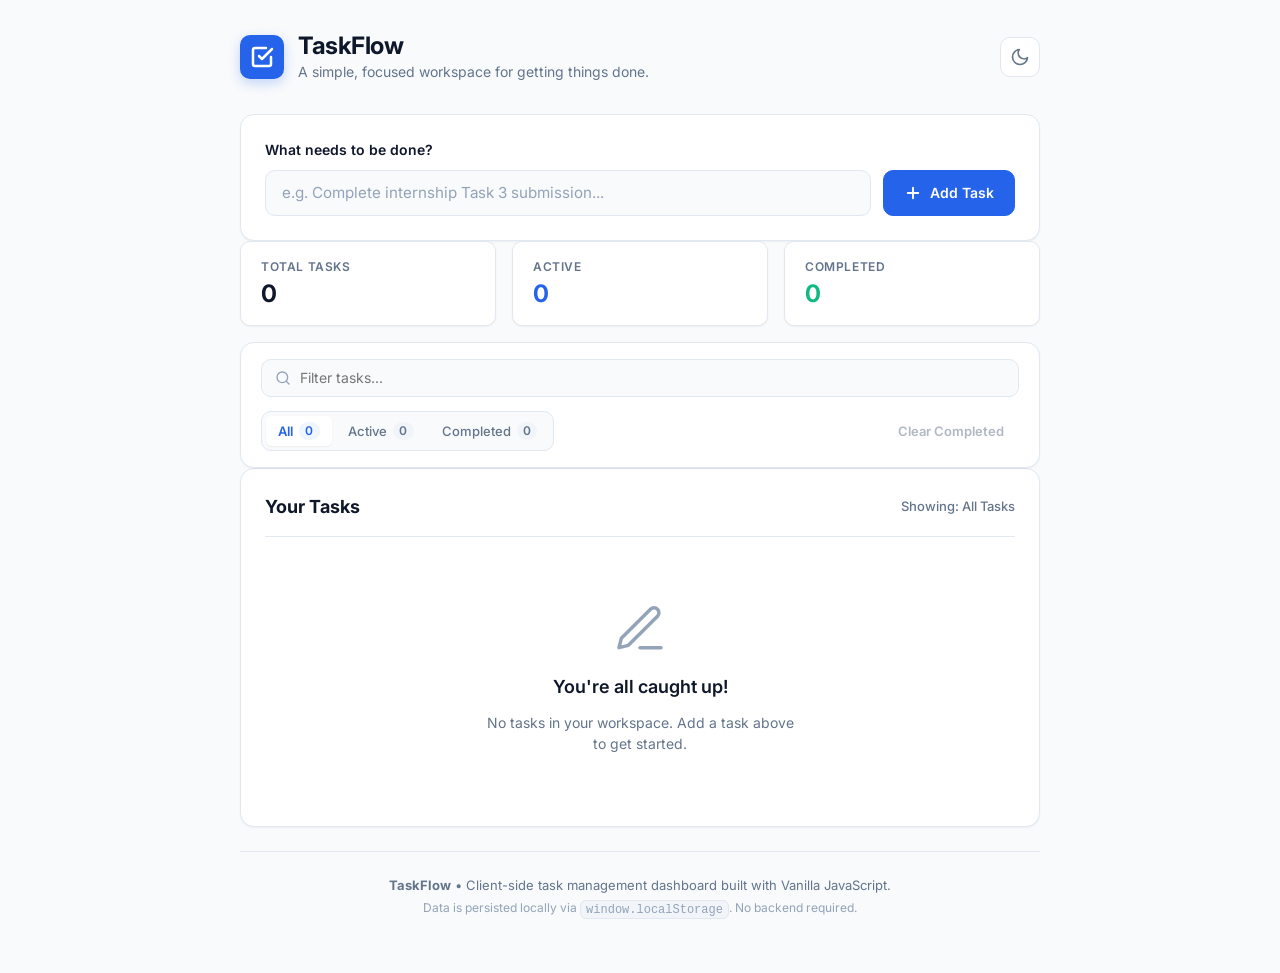
<file: index.html>
<!DOCTYPE html>
<html lang="en" data-theme="light">
<head>
  <meta charset="UTF-8">
  <meta name="viewport" content="width=device-width, initial-scale=1.0">
  <meta name="description" content="TaskFlow - A client-side, focused workspace for task management and productivity. Built with Vanilla JavaScript.">
  <title>TaskFlow — Focus & Productivity Workspace</title>
  <link rel="preconnect" href="https://fonts.googleapis.com">
  <link rel="preconnect" href="https://fonts.gstatic.com" crossorigin>
  <link href="https://fonts.googleapis.com/css2?family=Inter:wght@400;500;600;700&display=swap" rel="stylesheet">
  <link rel="stylesheet" href="taskflow/assets/css/style.css">
</head>
<body>

  <!-- Skip link for accessibility -->
  <a href="#main-content" class="skip-link">Skip to main content</a>

  <div class="app-container">
    <!-- Header -->
    <header class="app-header">
      <div class="header-brand">
        <div class="logo-icon" aria-hidden="true">
          <svg width="24" height="24" viewBox="0 0 24 24" fill="none" stroke="currentColor" stroke-width="2.5" stroke-linecap="round" stroke-linejoin="round">
            <polyline points="9 11 12 14 22 4"></polyline>
            <path d="M21 12v7a2 2 0 0 1-2 2H5a2 2 0 0 1-2-2V5a2 2 0 0 1 2-2h11"></path>
          </svg>
        </div>
        <div class="brand-text">
          <h1 class="app-title">TaskFlow</h1>
          <p class="app-subtitle">A simple, focused workspace for getting things done.</p>
        </div>
      </div>
      
      <div class="header-actions">
        <button type="button" id="theme-toggle" class="btn-icon" aria-label="Switch to dark theme" title="Toggle Theme">
          <svg class="icon-sun" width="20" height="20" viewBox="0 0 24 24" fill="none" stroke="currentColor" stroke-width="2" stroke-linecap="round" stroke-linejoin="round" aria-hidden="true">
            <circle cx="12" cy="12" r="5"></circle>
            <line x1="12" y1="1" x2="12" y2="3"></line>
            <line x1="12" y1="21" x2="12" y2="23"></line>
            <line x1="4.22" y1="4.22" x2="5.64" y2="5.64"></line>
            <line x1="18.36" y1="18.36" x2="19.78" y2="19.78"></line>
            <line x1="1" y1="12" x2="3" y2="12"></line>
            <line x1="21" y1="12" x2="23" y2="12"></line>
            <line x1="4.22" y1="19.78" x2="5.64" y2="18.36"></line>
            <line x1="18.36" y1="5.64" x2="19.78" y2="4.22"></line>
          </svg>
          <svg class="icon-moon" width="20" height="20" viewBox="0 0 24 24" fill="none" stroke="currentColor" stroke-width="2" stroke-linecap="round" stroke-linejoin="round" aria-hidden="true">
            <path d="M21 12.79A9 9 0 1 1 11.21 3 7 7 0 0 0 21 12.79z"></path>
          </svg>
        </button>
      </div>
    </header>

    <!-- Main Content -->
    <main id="main-content" class="app-main">
      
      <!-- Task Creation Form Section -->
      <section class="card task-create-section" aria-labelledby="create-heading">
        <h2 id="create-heading" class="sr-only">Add a New Task</h2>
        <form id="task-form" class="task-form">
          <div class="form-group">
            <label for="task-input" class="form-label">
              What needs to be done?
            </label>
            <div class="input-wrapper">
              <input
                id="task-input"
                name="task"
                type="text"
                class="form-control"
                placeholder="e.g. Complete internship Task 3 submission..."
                autocomplete="off"
                maxlength="120"
                required
              >
              <button type="submit" id="add-task-btn" class="btn btn-primary">
                <svg width="18" height="18" viewBox="0 0 24 24" fill="none" stroke="currentColor" stroke-width="2.5" stroke-linecap="round" stroke-linejoin="round" aria-hidden="true">
                  <line x1="12" y1="5" x2="12" y2="19"></line>
                  <line x1="5" y1="12" x2="19" y2="12"></line>
                </svg>
                <span>Add Task</span>
              </button>
            </div>
          </div>
        </form>
      </section>

      <!-- Dashboard Controls & Statistics Section -->
      <section class="dashboard-controls" aria-label="Task Dashboard Overview">
        
        <!-- Statistics Bar -->
        <div class="stats-grid" aria-label="Task Statistics Summary">
          <div class="stat-card">
            <span class="stat-label">Total Tasks</span>
            <span id="stat-total" class="stat-value">0</span>
          </div>
          <div class="stat-card stat-card-active">
            <span class="stat-label">Active</span>
            <span id="stat-active" class="stat-value">0</span>
          </div>
          <div class="stat-card stat-card-completed">
            <span class="stat-label">Completed</span>
            <span id="stat-completed" class="stat-value">0</span>
          </div>
        </div>

        <!-- Filter & Search Toolbar -->
        <div class="toolbar-card card">
          <div class="toolbar-search">
            <label for="task-search" class="sr-only">Search tasks by keyword</label>
            <div class="search-input-wrapper">
              <svg class="search-icon" width="16" height="16" viewBox="0 0 24 24" fill="none" stroke="currentColor" stroke-width="2" stroke-linecap="round" stroke-linejoin="round" aria-hidden="true">
                <circle cx="11" cy="11" r="8"></circle>
                <line x1="21" y1="21" x2="16.65" y2="16.65"></line>
              </svg>
              <input
                id="task-search"
                type="search"
                class="search-control"
                placeholder="Filter tasks..."
                autocomplete="off"
              >
              <button type="button" id="clear-search-btn" class="btn-clear-search hidden" aria-label="Clear search query" title="Clear search">
                &times;
              </button>
            </div>
          </div>

          <div class="toolbar-filters">
            <nav class="filter-group" role="navigation" aria-label="Filter tasks">
              <button type="button" class="btn-filter" data-filter="all" aria-pressed="true">
                All <span class="badge" id="badge-all">0</span>
              </button>
              <button type="button" class="btn-filter" data-filter="active" aria-pressed="false">
                Active <span class="badge" id="badge-active">0</span>
              </button>
              <button type="button" class="btn-filter" data-filter="completed" aria-pressed="false">
                Completed <span class="badge" id="badge-completed">0</span>
              </button>
            </nav>

            <button type="button" id="clear-completed-btn" class="btn btn-ghost btn-sm" data-action="clear-completed" disabled>
              Clear Completed
            </button>
          </div>
        </div>

      </section>

      <!-- Task List Section -->
      <section class="task-list-section card" aria-labelledby="task-list-heading">
        <div class="list-header">
          <h2 id="task-list-heading" class="section-title">Your Tasks</h2>
          <span id="active-filter-label" class="filter-indicator">Showing: All Tasks</span>
        </div>

        <ul id="task-list" class="task-list" aria-live="polite">
          <!-- Dynamically populated by JS -->
        </ul>

        <div id="empty-state" class="empty-state hidden">
          <!-- Dynamic empty state content generated by JS -->
        </div>
      </section>

      <!-- ARIA Live Status Messages Region for Screen Readers -->
      <div id="status-message" class="sr-only" role="status" aria-live="polite"></div>

    </main>

    <!-- Footer -->
    <footer class="app-footer">
      <p class="footer-text">
        <strong>TaskFlow</strong> &bull; Client-side task management dashboard built with Vanilla JavaScript.
      </p>
      <p class="footer-subtext">
        Data is persisted locally via <code>window.localStorage</code>. No backend required.
      </p>
    </footer>
  </div>

  <script src="taskflow/assets/js/app.js"></script>
</body>
</html>
</file>
<file: taskflow/assets/css/style.css>
/* ==========================================================================
   TaskFlow — Modern CSS Design System & Layout Architecture
   ========================================================================== */

/* --------------------------------------------------------------------------
   1. CSS Custom Properties / Color Themes
   -------------------------------------------------------------------------- */
:root {
  /* Light Theme Colors */
  --bg: #f8fafc;
  --surface: #ffffff;
  --surface-hover: #f1f5f9;
  --surface-active: #e2e8f0;
  --border: #e2e8f0;
  --border-subtle: #f1f5f9;

  --text-main: #0f172a;
  --text-muted: #64748b;
  --text-light: #94a3b8;

  --primary: #2563eb;
  --primary-hover: #1d4ed8;
  --primary-light: #eff6ff;
  --primary-border: #bfdbfe;

  --success: #10b981;
  --success-hover: #059669;
  --success-light: #ecfdf5;

  --danger: #ef4444;
  --danger-hover: #dc2626;
  --danger-light: #fef2f2;

  --focus: #3b82f6;

  /* Elevation & Borders */
  --shadow-sm: 0 1px 2px 0 rgba(0, 0, 0, 0.05);
  --shadow-md: 0 4px 6px -1px rgba(0, 0, 0, 0.08), 0 2px 4px -2px rgba(0, 0, 0, 0.04);
  --shadow-lg: 0 10px 15px -3px rgba(0, 0, 0, 0.1), 0 4px 6px -4px rgba(0, 0, 0, 0.05);

  --radius-sm: 6px;
  --radius-md: 10px;
  --radius-lg: 14px;
  --radius-full: 9999px;

  /* Font & Motion */
  --font-sans: 'Inter', -apple-system, BlinkMacSystemFont, "Segoe UI", Roboto, Oxygen, Ubuntu, Cantarell, sans-serif;
  --transition-fast: 0.15s ease;
  --transition-normal: 0.25s ease;
}

[data-theme="dark"] {
  /* Dark Theme Colors */
  --bg: #0b0f19;
  --surface: #151d2a;
  --surface-hover: #1e293b;
  --surface-active: #334155;
  --border: #263347;
  --border-subtle: #1c2638;

  --text-main: #f8fafc;
  --text-muted: #94a3b8;
  --text-light: #64748b;

  --primary: #3b82f6;
  --primary-hover: #60a5fa;
  --primary-light: rgba(59, 130, 246, 0.15);
  --primary-border: #1e3a8a;

  --success: #10b981;
  --success-hover: #34d399;
  --success-light: rgba(16, 185, 129, 0.15);

  --danger: #f87171;
  --danger-hover: #ef4444;
  --danger-light: rgba(239, 68, 68, 0.15);

  --focus: #60a5fa;

  --shadow-sm: 0 1px 2px 0 rgba(0, 0, 0, 0.3);
  --shadow-md: 0 4px 6px -1px rgba(0, 0, 0, 0.4);
  --shadow-lg: 0 10px 15px -3px rgba(0, 0, 0, 0.5);
}

/* --------------------------------------------------------------------------
   2. Reset & Universal Styles
   -------------------------------------------------------------------------- */
*, *::before, *::after {
  box-sizing: border-box;
  margin: 0;
  padding: 0;
}

html {
  font-size: 16px;
  scroll-behavior: smooth;
}

body {
  font-family: var(--font-sans);
  background-color: var(--bg);
  color: var(--text-main);
  line-height: 1.5;
  min-height: 100vh;
  transition: background-color var(--transition-normal), color var(--transition-normal);
  -webkit-font-smoothing: antialiased;
  -moz-osx-font-smoothing: grayscale;
}

/* --------------------------------------------------------------------------
   3. Accessibility Utilities
   -------------------------------------------------------------------------- */
.sr-only {
  position: absolute !important;
  width: 1px !important;
  height: 1px !important;
  padding: 0 !important;
  margin: -1px !important;
  overflow: hidden !important;
  clip: rect(0, 0, 0, 0) !important;
  white-space: nowrap !important;
  border: 0 !important;
}

.skip-link {
  position: absolute;
  top: -100px;
  left: 1rem;
  background: var(--primary);
  color: #ffffff;
  padding: 0.75rem 1.25rem;
  border-radius: var(--radius-sm);
  z-index: 1000;
  font-weight: 600;
  text-decoration: none;
  box-shadow: var(--shadow-lg);
  transition: top var(--transition-fast);
}

.skip-link:focus {
  top: 1rem;
  outline: 3px solid var(--focus);
}

:focus-visible {
  outline: 2px solid var(--focus);
  outline-offset: 2px;
}

/* --------------------------------------------------------------------------
   4. Layout Container
   -------------------------------------------------------------------------- */
.app-container {
  max-width: 840px;
  margin: 0 auto;
  padding: 2rem 1.25rem 3rem;
  display: flex;
  flex-direction: column;
  min-height: 100vh;
  gap: 1.5rem;
}

/* --------------------------------------------------------------------------
   5. Header Components
   -------------------------------------------------------------------------- */
.app-header {
  display: flex;
  align-items: center;
  justify-content: space-between;
  padding-bottom: 0.5rem;
}

.header-brand {
  display: flex;
  align-items: center;
  gap: 0.875rem;
}

.logo-icon {
  width: 44px;
  height: 44px;
  background: var(--primary);
  color: #ffffff;
  border-radius: var(--radius-md);
  display: flex;
  align-items: center;
  justify-content: center;
  box-shadow: 0 4px 12px rgba(37, 99, 235, 0.25);
  flex-shrink: 0;
}

.brand-text {
  display: flex;
  flex-direction: column;
}

.app-title {
  font-size: 1.5rem;
  font-weight: 700;
  letter-spacing: -0.02em;
  color: var(--text-main);
  line-height: 1.2;
}

.app-subtitle {
  font-size: 0.875rem;
  color: var(--text-muted);
  font-weight: 400;
}

/* Theme Toggle Button */
.btn-icon {
  width: 40px;
  height: 40px;
  border-radius: var(--radius-md);
  border: 1px solid var(--border);
  background: var(--surface);
  color: var(--text-muted);
  display: inline-flex;
  align-items: center;
  justify-content: center;
  cursor: pointer;
  transition: all var(--transition-fast);
}

.btn-icon:hover {
  background: var(--surface-hover);
  color: var(--text-main);
  border-color: var(--text-muted);
}

[data-theme="light"] .icon-sun {
  display: none;
}

[data-theme="dark"] .icon-moon {
  display: none;
}

/* --------------------------------------------------------------------------
   6. Card Component
   -------------------------------------------------------------------------- */
.card {
  background: var(--surface);
  border: 1px solid var(--border);
  border-radius: var(--radius-lg);
  box-shadow: var(--shadow-sm);
  padding: 1.5rem;
  transition: background-color var(--transition-normal), border-color var(--transition-normal);
}

/* --------------------------------------------------------------------------
   7. Form & Inputs
   -------------------------------------------------------------------------- */
.task-create-section {
  padding: 1.5rem;
}

.form-group {
  display: flex;
  flex-direction: column;
  gap: 0.625rem;
}

.form-label {
  font-size: 0.875rem;
  font-weight: 600;
  color: var(--text-main);
}

.input-wrapper {
  display: flex;
  gap: 0.75rem;
}

.form-control {
  flex: 1;
  height: 46px;
  padding: 0 1rem;
  font-family: var(--font-sans);
  font-size: 0.95rem;
  background: var(--bg);
  color: var(--text-main);
  border: 1px solid var(--border);
  border-radius: var(--radius-md);
  transition: border-color var(--transition-fast), box-shadow var(--transition-fast);
}

.form-control:focus {
  outline: none;
  border-color: var(--primary);
  box-shadow: 0 0 0 3px var(--primary-light);
}

.form-control::placeholder {
  color: var(--text-light);
}

/* --------------------------------------------------------------------------
   8. Buttons System
   -------------------------------------------------------------------------- */
.btn {
  display: inline-flex;
  align-items: center;
  justify-content: center;
  gap: 0.5rem;
  height: 46px;
  padding: 0 1.25rem;
  font-family: var(--font-sans);
  font-size: 0.875rem;
  font-weight: 600;
  border-radius: var(--radius-md);
  border: 1px solid transparent;
  cursor: pointer;
  white-space: nowrap;
  transition: all var(--transition-fast);
}

.btn:disabled {
  opacity: 0.5;
  cursor: not-allowed;
  pointer-events: none;
}

.btn-primary {
  background: var(--primary);
  color: #ffffff;
  border-color: var(--primary);
}

.btn-primary:hover:not(:disabled) {
  background: var(--primary-hover);
  border-color: var(--primary-hover);
  box-shadow: var(--shadow-sm);
}

.btn-secondary {
  background: var(--surface-hover);
  color: var(--text-main);
  border-color: var(--border);
}

.btn-secondary:hover:not(:disabled) {
  background: var(--surface-active);
  border-color: var(--text-muted);
}

.btn-ghost {
  background: transparent;
  color: var(--text-muted);
  border-color: transparent;
}

.btn-ghost:hover:not(:disabled) {
  background: var(--surface-hover);
  color: var(--danger);
}

.btn-danger {
  background: var(--danger);
  color: #ffffff;
  border-color: var(--danger);
}

.btn-danger:hover:not(:disabled) {
  background: var(--danger-hover);
}

.btn-sm {
  height: 36px;
  padding: 0 0.875rem;
  font-size: 0.8125rem;
}

.btn-action-icon {
  width: 34px;
  height: 34px;
  padding: 0;
  border-radius: var(--radius-sm);
  background: transparent;
  border: 1px solid transparent;
  color: var(--text-muted);
  display: inline-flex;
  align-items: center;
  justify-content: center;
  cursor: pointer;
  transition: all var(--transition-fast);
}

.btn-action-icon:hover {
  background: var(--surface-hover);
  color: var(--text-main);
}

.btn-action-icon.btn-delete:hover {
  background: var(--danger-light);
  color: var(--danger);
}

/* --------------------------------------------------------------------------
   9. Statistics Grid
   -------------------------------------------------------------------------- */
.dashboard-controls {
  display: flex;
  flex-direction: column;
  gap: 1rem;
}

.stats-grid {
  display: grid;
  grid-template-columns: repeat(3, 1fr);
  gap: 1rem;
}

.stat-card {
  background: var(--surface);
  border: 1px solid var(--border);
  border-radius: var(--radius-md);
  padding: 1rem 1.25rem;
  display: flex;
  flex-direction: column;
  gap: 0.25rem;
  box-shadow: var(--shadow-sm);
}

.stat-label {
  font-size: 0.75rem;
  font-weight: 600;
  text-transform: uppercase;
  letter-spacing: 0.05em;
  color: var(--text-muted);
}

.stat-value {
  font-size: 1.5rem;
  font-weight: 700;
  color: var(--text-main);
  line-height: 1.2;
}

.stat-card-active .stat-value {
  color: var(--primary);
}

.stat-card-completed .stat-value {
  color: var(--success);
}

/* --------------------------------------------------------------------------
   10. Toolbar & Filters
   -------------------------------------------------------------------------- */
.toolbar-card {
  padding: 1rem 1.25rem;
  display: flex;
  flex-direction: column;
  gap: 0.875rem;
}

.toolbar-search {
  width: 100%;
}

.search-input-wrapper {
  position: relative;
  display: flex;
  align-items: center;
}

.search-icon {
  position: absolute;
  left: 0.875rem;
  color: var(--text-light);
  pointer-events: none;
}

.search-control {
  width: 100%;
  height: 38px;
  padding: 0 2.25rem 0 2.375rem;
  font-family: var(--font-sans);
  font-size: 0.875rem;
  background: var(--bg);
  color: var(--text-main);
  border: 1px solid var(--border);
  border-radius: var(--radius-md);
  transition: all var(--transition-fast);
}

.search-control:focus {
  outline: none;
  border-color: var(--primary);
  box-shadow: 0 0 0 3px var(--primary-light);
}

.btn-clear-search {
  position: absolute;
  right: 0.75rem;
  background: none;
  border: none;
  font-size: 1.25rem;
  color: var(--text-muted);
  cursor: pointer;
  line-height: 1;
  padding: 0 0.25rem;
}

.btn-clear-search:hover {
  color: var(--text-main);
}

.toolbar-filters {
  display: flex;
  align-items: center;
  justify-content: space-between;
  gap: 0.75rem;
  flex-wrap: wrap;
}

.filter-group {
  display: flex;
  background: var(--bg);
  padding: 0.25rem;
  border-radius: var(--radius-md);
  border: 1px solid var(--border);
  gap: 0.25rem;
}

.btn-filter {
  background: transparent;
  border: none;
  padding: 0.375rem 0.75rem;
  font-family: var(--font-sans);
  font-size: 0.8125rem;
  font-weight: 500;
  color: var(--text-muted);
  border-radius: var(--radius-sm);
  cursor: pointer;
  display: inline-flex;
  align-items: center;
  gap: 0.375rem;
  transition: all var(--transition-fast);
}

.btn-filter:hover {
  color: var(--text-main);
}

.btn-filter[aria-pressed="true"] {
  background: var(--surface);
  color: var(--primary);
  font-weight: 600;
  box-shadow: var(--shadow-sm);
}

.badge {
  background: var(--surface-hover);
  color: var(--text-muted);
  font-size: 0.75rem;
  padding: 0.1rem 0.4rem;
  border-radius: var(--radius-full);
  font-weight: 600;
}

.btn-filter[aria-pressed="true"] .badge {
  background: var(--primary-light);
  color: var(--primary);
}

/* --------------------------------------------------------------------------
   11. Task List & Items
   -------------------------------------------------------------------------- */
.task-list-section {
  padding: 1.5rem;
  min-height: 280px;
  display: flex;
  flex-direction: column;
}

.list-header {
  display: flex;
  align-items: center;
  justify-content: space-between;
  padding-bottom: 1rem;
  border-bottom: 1px solid var(--border);
  margin-bottom: 1rem;
}

.section-title {
  font-size: 1.125rem;
  font-weight: 700;
  color: var(--text-main);
}

.filter-indicator {
  font-size: 0.8125rem;
  color: var(--text-muted);
  font-weight: 500;
}

.task-list {
  list-style: none;
  display: flex;
  flex-direction: column;
  gap: 0.625rem;
}

.task-item {
  display: flex;
  align-items: center;
  justify-content: space-between;
  gap: 0.875rem;
  padding: 0.875rem 1rem;
  background: var(--surface);
  border: 1px solid var(--border);
  border-radius: var(--radius-md);
  transition: all var(--transition-fast);
}

.task-item:hover {
  border-color: var(--text-light);
  box-shadow: var(--shadow-sm);
}

.task-item.completed {
  background: var(--surface-hover);
  border-color: var(--border-subtle);
}

.task-main {
  display: flex;
  align-items: center;
  gap: 0.875rem;
  flex: 1;
  min-width: 0; /* Critical for text truncation/wrapping */
}

/* Accessible Custom Checkbox */
.checkbox-container {
  display: inline-flex;
  align-items: center;
  position: relative;
  cursor: pointer;
  user-select: none;
}

.task-checkbox {
  appearance: none;
  -webkit-appearance: none;
  width: 22px;
  height: 22px;
  border: 2px solid var(--text-light);
  border-radius: 6px;
  background-color: transparent;
  cursor: pointer;
  transition: all var(--transition-fast);
  outline: none;
}

.task-checkbox:hover {
  border-color: var(--primary);
}

.task-checkbox:checked {
  background-color: var(--success);
  border-color: var(--success);
}

.checkbox-icon {
  position: absolute;
  top: 50%;
  left: 50%;
  transform: translate(-50%, -50%);
  color: #ffffff;
  pointer-events: none;
  opacity: 0;
  transition: opacity var(--transition-fast);
}

.task-checkbox:checked + .checkbox-icon {
  opacity: 1;
}

.task-checkbox:focus-visible {
  outline: 2px solid var(--focus);
  outline-offset: 2px;
}

.task-content {
  display: flex;
  flex-direction: column;
  flex: 1;
  min-width: 0;
}

.task-title {
  font-size: 0.95rem;
  color: var(--text-main);
  word-break: break-word;
  overflow-wrap: anywhere;
  transition: color var(--transition-fast);
}

.task-item.completed .task-title {
  text-decoration: line-through;
  color: var(--text-muted);
}

.task-date {
  font-size: 0.75rem;
  color: var(--text-light);
  margin-top: 0.15rem;
}

.task-actions {
  display: flex;
  align-items: center;
  gap: 0.375rem;
  flex-shrink: 0;
}

/* --------------------------------------------------------------------------
   12. Edit Mode Inline Form
   -------------------------------------------------------------------------- */
.task-item-editing {
  background: var(--surface-hover);
  border-color: var(--primary);
  box-shadow: 0 0 0 2px var(--primary-light);
  padding: 0.75rem 1rem;
}

.edit-form {
  display: flex;
  align-items: center;
  gap: 0.75rem;
  width: 100%;
}

.edit-input {
  flex: 1;
  height: 38px;
  padding: 0 0.75rem;
  font-family: var(--font-sans);
  font-size: 0.9375rem;
  background: var(--surface);
  color: var(--text-main);
  border: 1px solid var(--border);
  border-radius: var(--radius-sm);
}

.edit-input:focus {
  outline: none;
  border-color: var(--primary);
  box-shadow: 0 0 0 3px var(--primary-light);
}

.edit-actions {
  display: flex;
  align-items: center;
  gap: 0.375rem;
}

/* --------------------------------------------------------------------------
   13. Empty State
   -------------------------------------------------------------------------- */
.empty-state {
  display: flex;
  flex-direction: column;
  align-items: center;
  justify-content: center;
  padding: 3rem 1.5rem;
  text-align: center;
  color: var(--text-muted);
  gap: 0.75rem;
  margin: auto 0;
}

.empty-icon {
  width: 56px;
  height: 56px;
  color: var(--text-light);
  margin-bottom: 0.25rem;
}

.empty-title {
  font-size: 1.125rem;
  font-weight: 600;
  color: var(--text-main);
}

.empty-desc {
  font-size: 0.875rem;
  color: var(--text-muted);
  max-width: 320px;
}

/* Helper Class for Hiding */
.hidden {
  display: none !important;
}

/* --------------------------------------------------------------------------
   14. Footer
   -------------------------------------------------------------------------- */
.app-footer {
  margin-top: auto;
  text-align: center;
  padding: 1.5rem 0 0.5rem;
  border-top: 1px solid var(--border);
}

.footer-text {
  font-size: 0.8125rem;
  color: var(--text-muted);
}

.footer-subtext {
  font-size: 0.75rem;
  color: var(--text-light);
  margin-top: 0.25rem;
}

.footer-subtext code {
  font-family: monospace;
  background: var(--surface-hover);
  padding: 0.1rem 0.3rem;
  border-radius: var(--radius-sm);
  border: 1px solid var(--border);
}

/* --------------------------------------------------------------------------
   15. Responsive Media Queries
   -------------------------------------------------------------------------- */
@media (max-width: 640px) {
  .app-container {
    padding: 1.25rem 0.875rem 2rem;
    gap: 1rem;
  }

  .input-wrapper {
    flex-direction: column;
  }

  .input-wrapper .btn {
    width: 100%;
  }

  .stats-grid {
    grid-template-columns: 1fr;
    gap: 0.625rem;
  }

  .stat-card {
    padding: 0.75rem 1rem;
    flex-direction: row;
    align-items: center;
    justify-content: space-between;
  }

  .stat-value {
    font-size: 1.25rem;
  }

  .toolbar-filters {
    flex-direction: column;
    align-items: stretch;
  }

  .filter-group {
    justify-content: center;
    width: 100%;
  }

  .btn-filter {
    flex: 1;
    justify-content: center;
  }

  #clear-completed-btn {
    width: 100%;
    justify-content: center;
  }

  .edit-form {
    flex-direction: column;
    align-items: stretch;
  }

  .edit-actions {
    justify-content: flex-end;
  }
}

/* Accessibility: Reduced Motion */
@media (prefers-reduced-motion: reduce) {
  *, *::before, *::after {
    animation-duration: 0.01ms !important;
    animation-iteration-count: 1 !important;
    transition-duration: 0.01ms !important;
    scroll-behavior: auto !important;
  }
}
</file>
